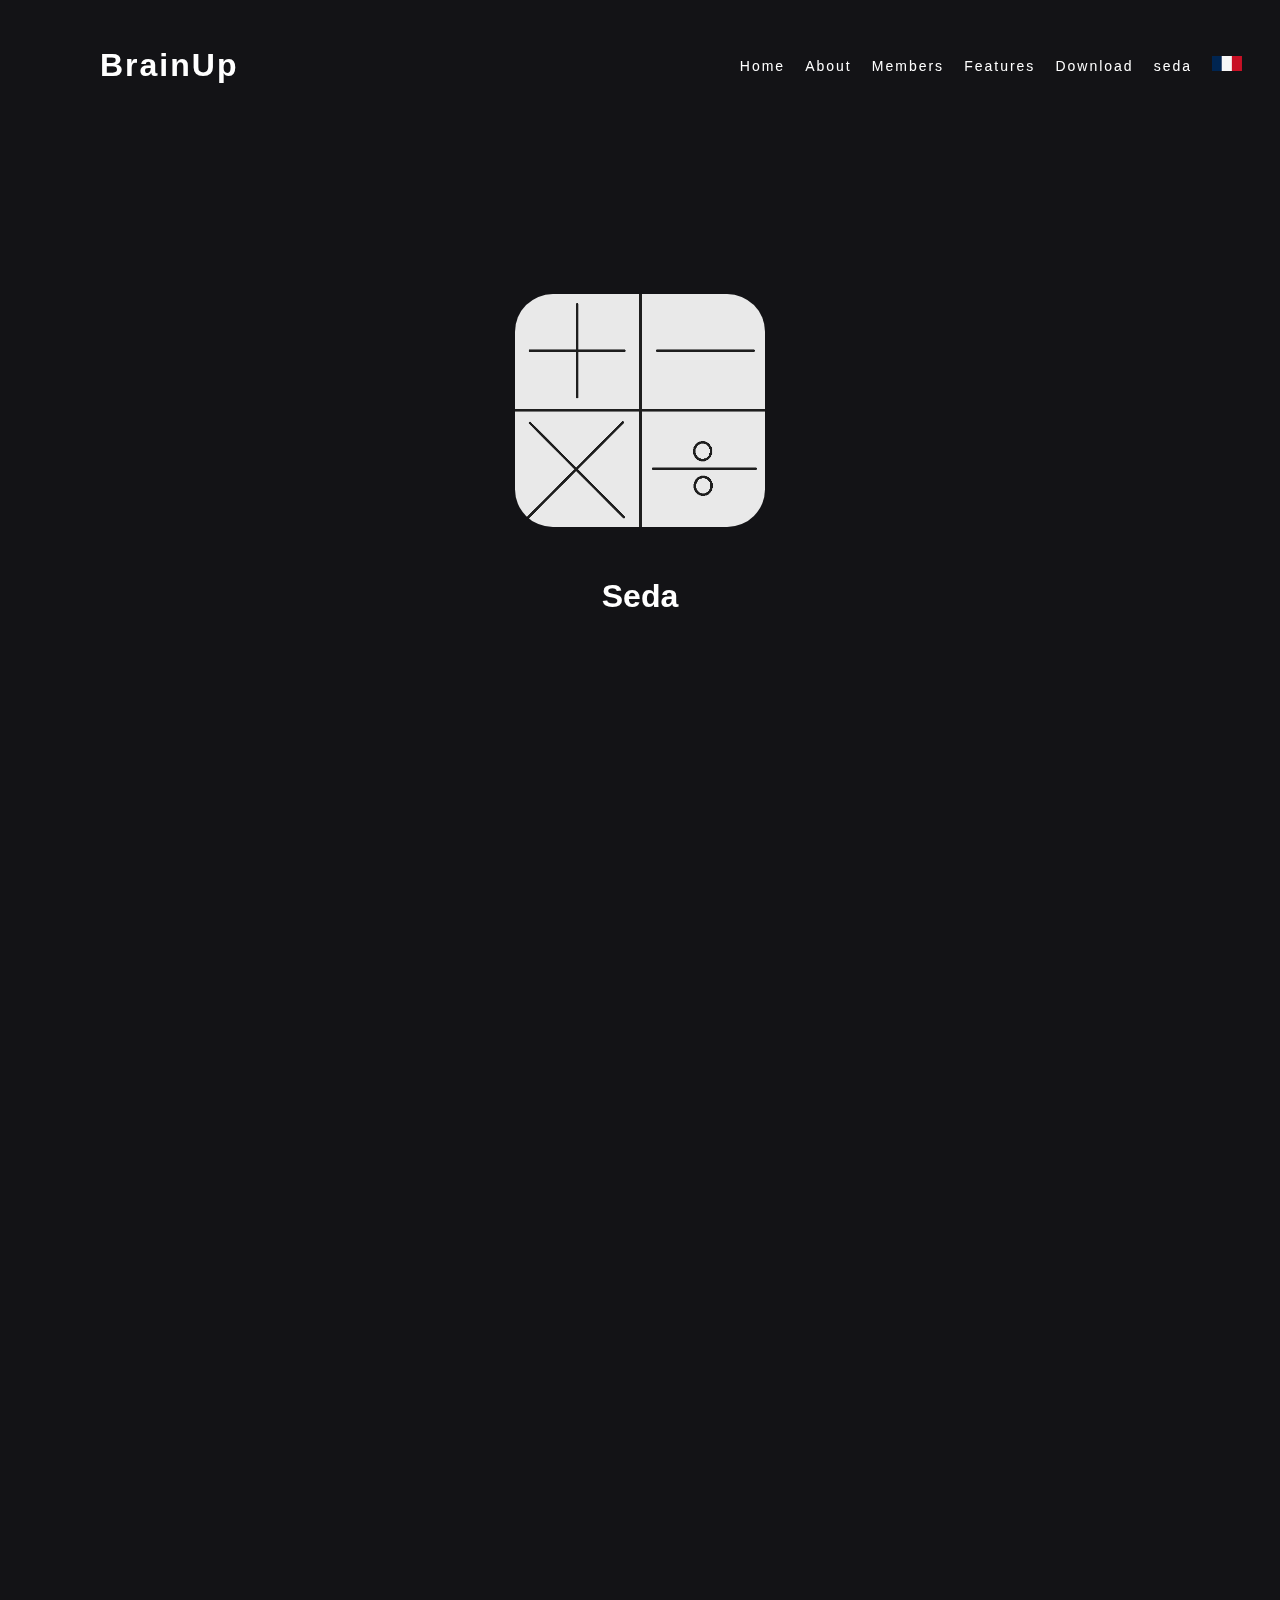
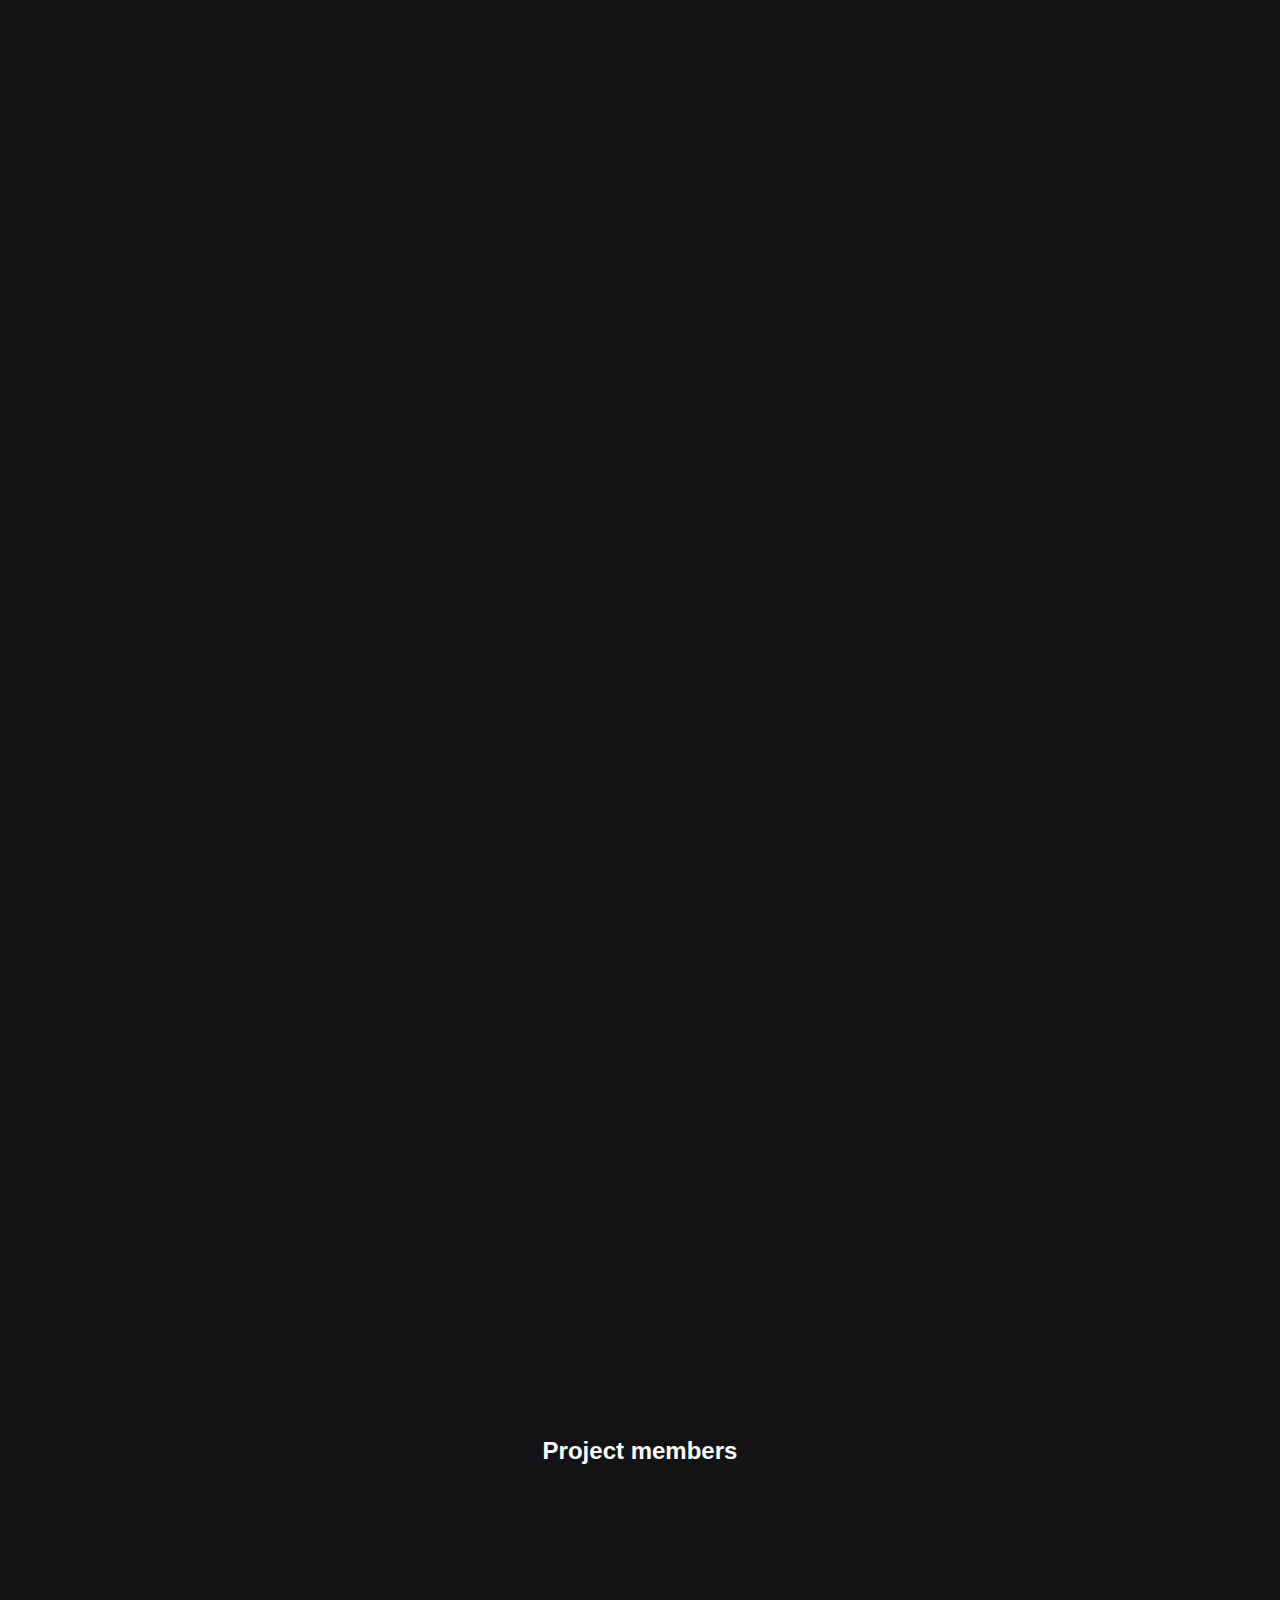
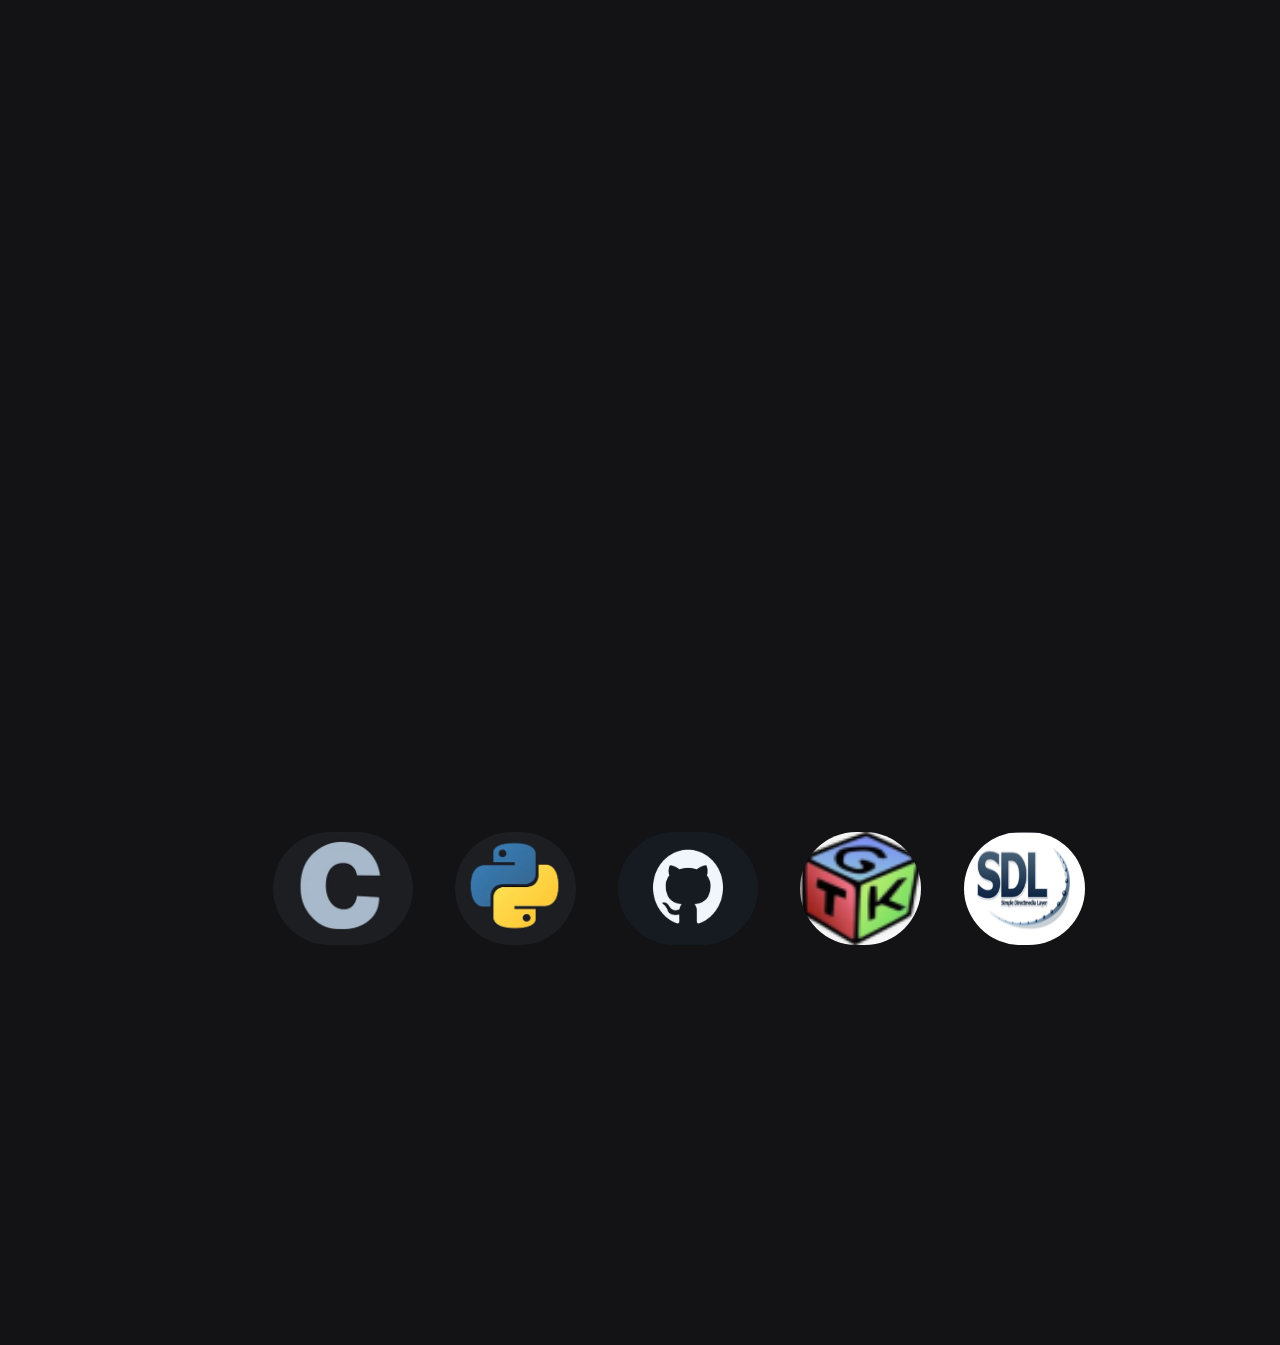
<file: index.html>
<!DOCTYPE html>
<html lang="en">
<head>
    <meta charset="UTF-8">
    <meta http-equiv="X-UA-Compatible" content="IE=edge">
    <meta name="viewport" content="width=device-width, initial-scale=1.0">
    <title>Seda</title>
    <link href="images/logo.png">
    <link rel="stylesheet" href="style.css">
    <script defer src="script.js"></script>
    <!-- <script defer src="simple_abacus.js"></script> -->
</head>
<body>

    <header class="navigation hidden_m">
        <a href="#" class="logo">BrainUp</a>
        <ul class="navlist">
            <li><a href="#home">Home</a></li>
            <li><a href="#about">About</a></li>
            <li><a href="#mems">Members</a></li>
            <li><a href="#features">Features</a></li>
            <li><a href="download.html">Download</a></li>
            <li><a href="https://www.youtube.com/watch?v=dQw4w9WgXcQ">seda</a></li>
            <li><a href="index_fr.html"><img class = "falg_2" src="images/fr.png" alt="fr"></a></li>
        </ul>
    </header>

    <section class="hidden_m" id="home">
        <h1>
            <img class="logo" width=250px src="images/logo1.png" alt="Sedalogo">
        </h1>
        <h1>Seda</h1>
    </section>

    <section class="hidden" id="about">
        <h2>What is Seda ?</h2>
        <p>
            Seda, or calculator in Korean, is simply... A calculator !
        </p>
        <p>However you'll see that our aim is not only to calculate simple expressions<br></p>
        <p>but also to solve complex equations and draw functions.<br></p>
        <p>isn't it fantastic !</p> 
    </section>

    <section class="hidden"  id="features">
        <h1>Features</h1>
        <p class="attention">
            This section will be implemented in real time <br>
        </p>
        <p class="attention">
            so you can follow our progression 
        </p>
        <h2>Simple calculations</h2>
        <p> 
            This is the heart of Seda. The calculator should receive the input in a string format <br>
            e.g. "(1-(-1))^3*3+(5*2-(1-3))+sqrt(36)" which shall give us 42. <br> 
            You'll also be able to use some math functions such as (ln, exp, gcd ...)

        </p>

	<h2>Polynomial Solver</h2>
	<p>
		<center>This is where the fun starts ! <br>
		The calculator shall receive an equation in the following format : a*x^n + b*x^m ...<br>
		all the real solutions should be found using the bissection method in combination with<br>
		the synthetic division.</center>
	</p>
    
    <h2>Polynomial chart</h2>
    <p><center>After having the calculator solving a given polynomial expression, a char<br> 
        describing the polynomial is displayed.
        </center>
    </p>

    <h2>Converter</h2>
    <p>A basic system that makes it possible to convert values such as currrency or weight</p>
        
    </section>

    <section id="mems">
        <h2>Project members</h2>
        <div class="container">

            <div class="item hidden item_1">
                <img class="im_g" src="images/rhd.png" alt="rhd">
                <p class="descript_s">Rohan</p>
                <p class="descript_h">I am the project leader and will be developping the saveaguard system and some utilities. <br>
                I will also be helping the team by taking part in the UI developement, some calculus functions implementation and
                participating to the lexer of Seda.</p>
            </div>

            <div class="item hidden item_2">
                <img class="im_g" src="images/led.png" alt="led">
                <p class="descript_s">Louis</p>
                <p class="descript_h"> My contribution to this project mainly consists on the UI design and developement. <br>
                Moreover I will handle the function drawing system.</p>
            </div>

            <div class="item hidden  item_3">
                <img class="im_g" src="images/glm.png" alt="glm">
                <p class="descript_s">Guillaume</p>
                <p class="descript_h">My job consists on the developement of the expression solving algorithm 
                I am also in charge of the function resolution system developement. <br>
                In addition to that, I will bring my contribution to the value converter developement.</p>
            </div>

            <div class="item hidden item_4">
                <img class="im_g" src="images/mm.png" alt="mm">
                <p class="descript_s">Matthias</p>
                <p class="descript_h">
                    My principal contribution to this project consists on developping the equation system solving. <br>
                    I am also the one in charge of the website developement and maintenance. I will also be developping a 
                    value converted as well as bringing my help to the function solving algorithm.
                </p>
            </div>

        </div>    
    </section>

    <section class = "show">
        <center>
        <ul class = "sources">
            <a href="https://fr.wikipedia.org/wiki/C_(langage)"><img class = "si2" src="images/c_img.png" alt=""></a>
            <a href="https://www.python.org/"><img class = "si" src="images/python_img.png" alt=""></a>
            <a href="https://github.com/"><img class = "si2" src="images/git_img.png" alt=""></a>
            <a href="https://www.gtk.org/"><img class = "si" src="images/gtk_img.png" alt=""></a>
            <a href="https://www.libsdl.org/"><img class = "si" src="images/sdl_img.png" alt=""></a>
        </ul>
        </center>
    </section>
</body>
</html>
</file>
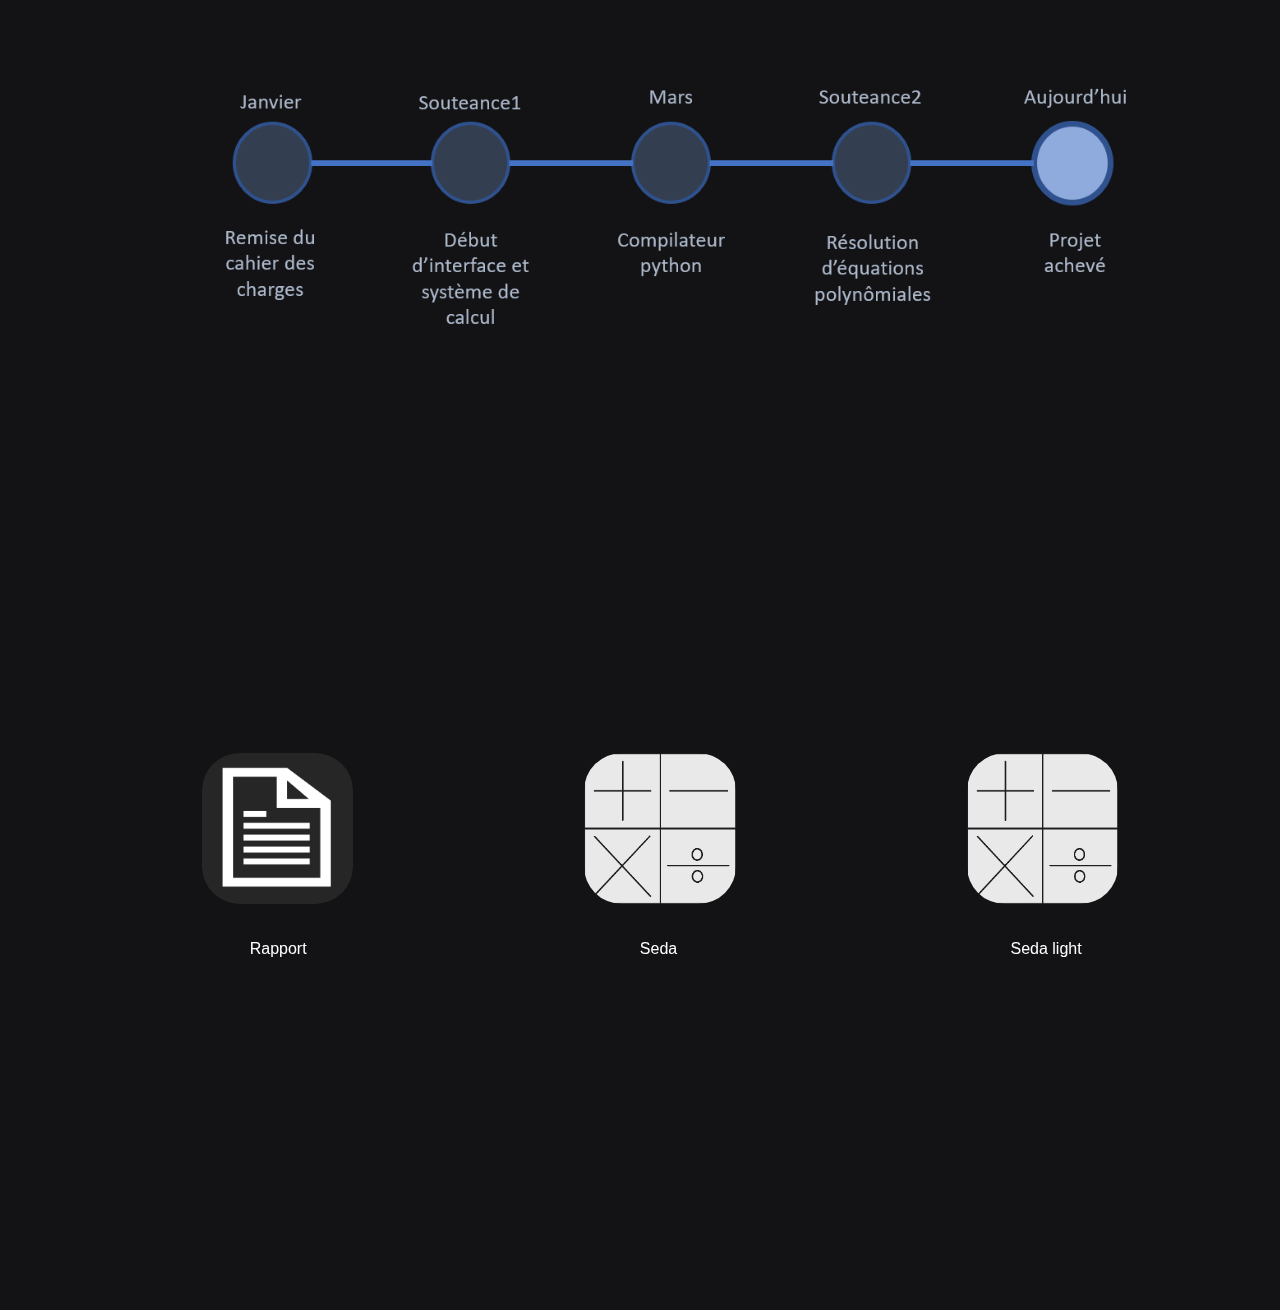
<file: download.html>
<!DOCTYPE html>
<html lang="en">
<head>
    <meta charset="UTF-8">
    <meta http-equiv="X-UA-Compatible" content="IE=edge">
    <meta name="viewport" content="width=device-width, initial-scale=1.0">
    <title>Seda</title>
    <link href="images/logo.png">
    <link rel="stylesheet" href="style.css">
    <script defer src="script.js"></script>
    <!-- <script defer src="simple_abacus.js"></script> -->
</head>
<body>
    <center>
    <img class = "avancement" src="images/avancement_fr.png" alt="avancement">
    </center>   

    <section class = "show">
        <center>
        <ul class = "sources">
            <a href="documents/Seda - soutenance.pdf"><img class = "si3" src="images/doc.png" alt=""></a>
            <a href="documents/project_light.zip"><img class = "si3" src="images/logo.png" alt=""></a>
            <a href="documents/project_light.zip"><img class = "si3" src="images/logo.png" alt=""></a>
        </ul>
        </center>
        <center>
        <ul class = "sources2">
            <p class = "si4">Rapport</p>
            <p class = "si4">Seda</p>
            <p class = "si4">Seda light</p>
        </ul>
        </center>
        
    </section>
</body>
</html>
</file>
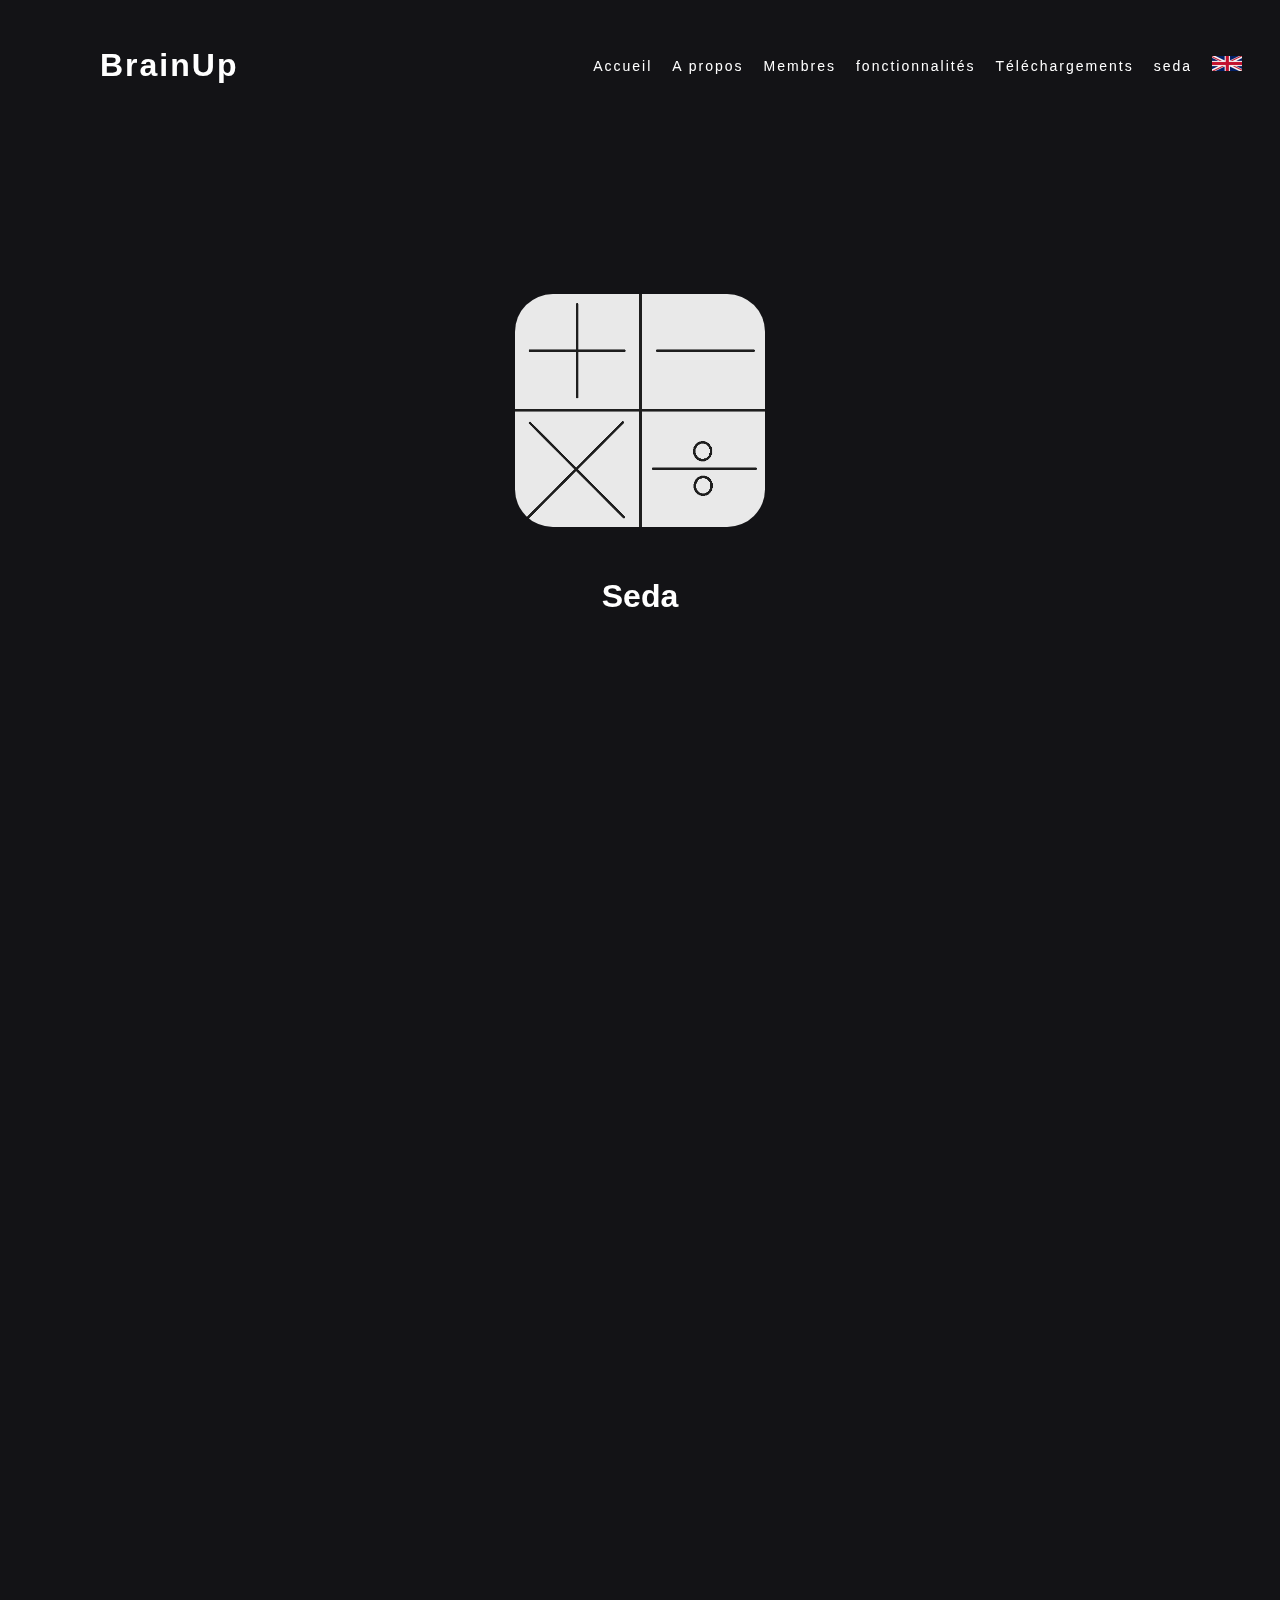
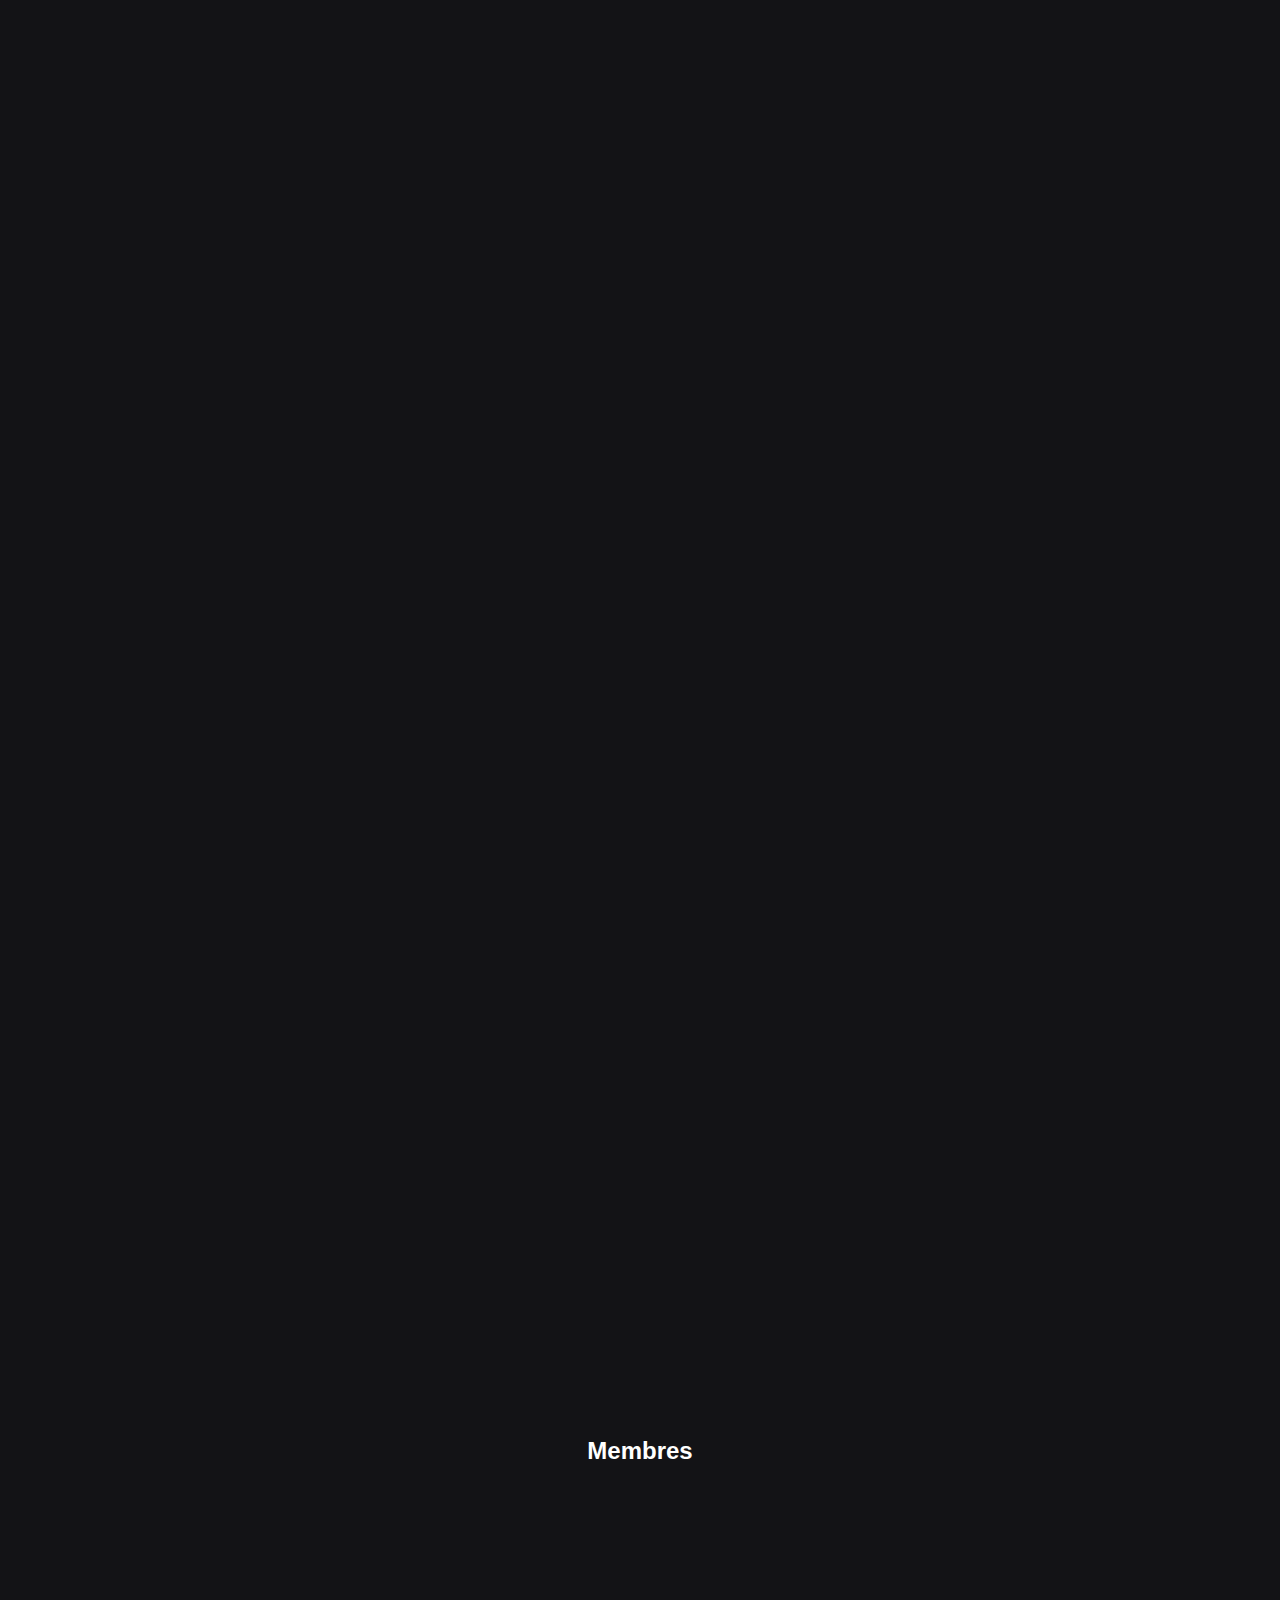
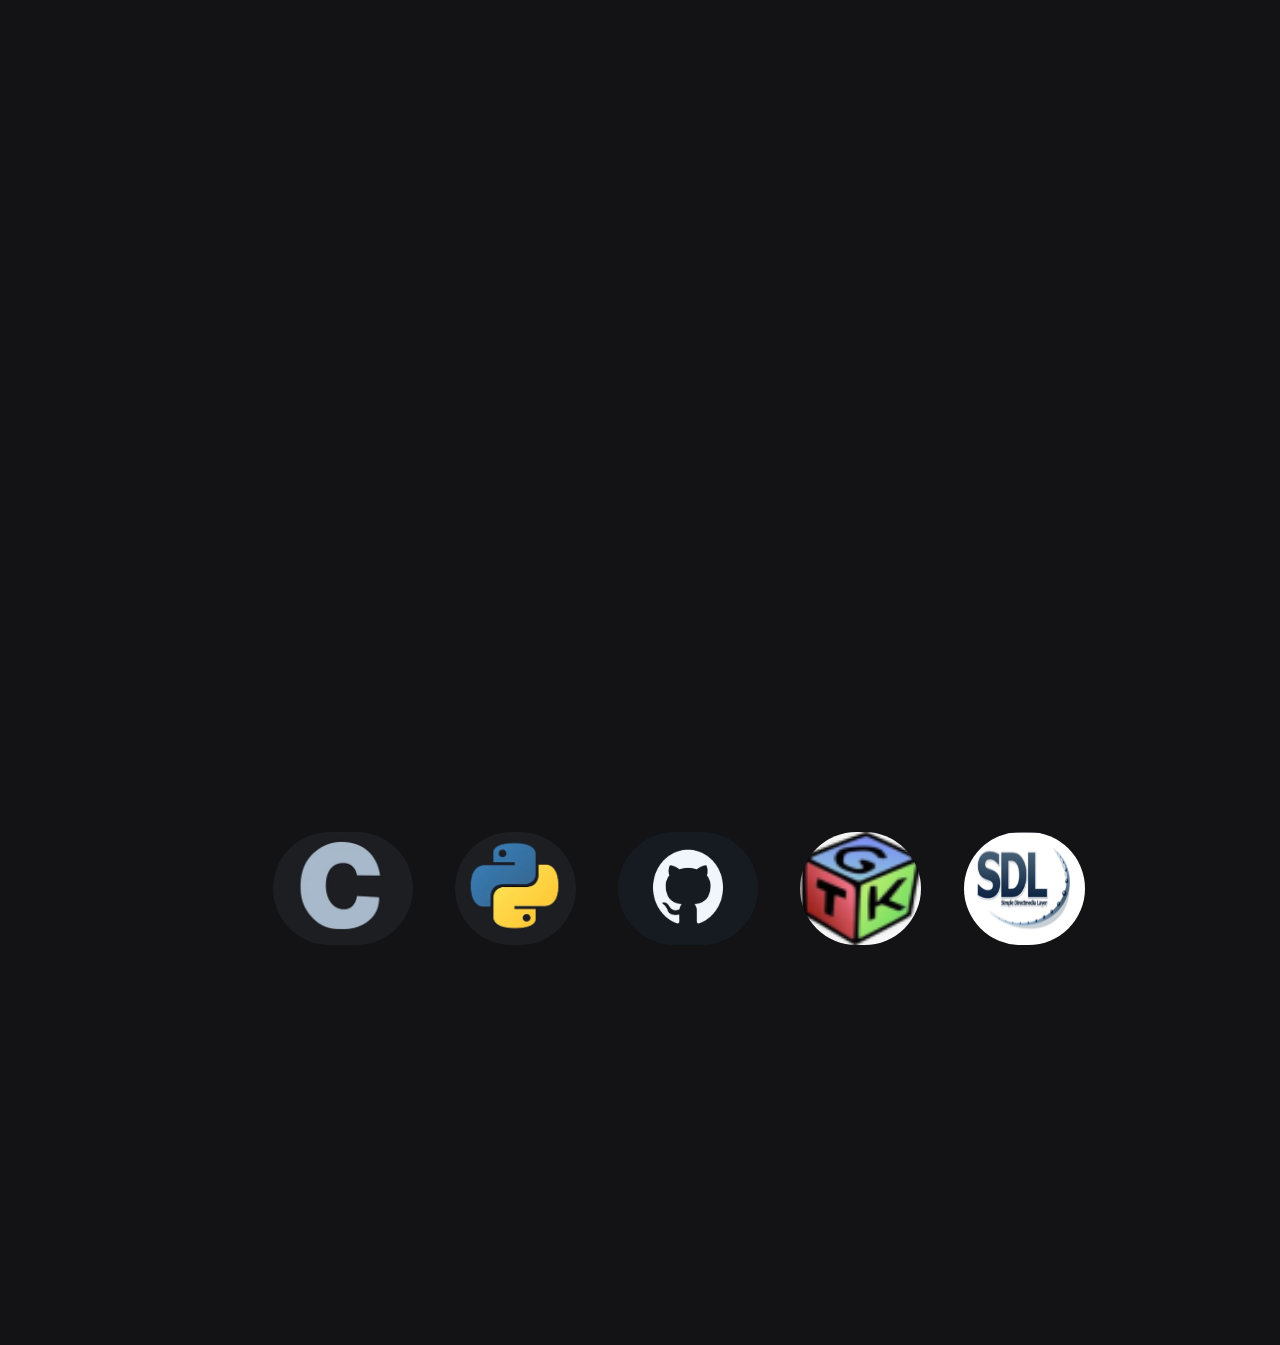
<file: index_fr.html>
<!DOCTYPE html>
<html lang="en">
<head>
    <meta charset="UTF-8">
    <meta http-equiv="X-UA-Compatible" content="IE=edge">
    <meta name="viewport" content="width=device-width, initial-scale=1.0">
    <title>Seda</title>
    <link href="images/logo.png">
    <link rel="stylesheet" href="style.css">
    <script defer src="script.js"></script>
    <!-- <script defer src="simple_abacus.js"></script> -->
</head>
<body>

    <header class="navigation hidden_m">
        <a href="#" class="logo">BrainUp</a>
        <ul class="navlist">
            <li><a href="#home">Accueil</a></li>
            <li><a href="#about">A propos</a></li>
            <li><a href="#mems">Membres</a></li>
            <li><a href="#features">fonctionnalités</a></li>
            <li><a href="download.html">Téléchargements</a></li>
            <li><a href="https://www.youtube.com/watch?v=dQw4w9WgXcQ">seda</a></li>
            <li><a href="index.html"><img class = "falg_1" src="images/an.png" alt="fr"></a></li>
        </ul>
    </header>

    <section class="hidden_m" id="home">
        <h1>
            <img class="logo" width=250px src="images/logo1.png" alt="Sedalogo">
        </h1>
        <h1>Seda</h1>
    </section>

    <section class="hidden" id="about">
        <h2>Qu’est Seda ?</h2>
        <p>
            Seda, ou calculatrice en coréen, est simplement… une calculatrice !
        </p>
        <p>Cependant, nous avons l’intention d’aller plus loin que faire de simples calculs, <br></p>
        <p>en implémentant un terminale dans la calculatrice ainsi qu’un système de résolution et de traçage de polynômes.<br></p>
    </section>

    <section class="hidden"  id="features">
        <h1>A propos</h1>
        <p class="attention">
            Cette section sera implémentée en temps réel  <br>
        </p>
        <p class="attention">
            Vous pourrez donc suivre notre progression !
        </p>
        <h2>Simple calcul</h2>
        <p> 
            Ceci est le Cœur de Seda. La calculatrice reçoit l’expression à calculer sous forme de chaine de charactères  <br>
            ex: "(1-(-1))^3*3+(5*2-(1-3))+sqrt(36)" donne 42. <br> 
            Il sera aussi possible d’utiliser certaines fonction mathématiques prédéfinies telles que (ln, exp, gcd ...)

        </p>

	<h2>Résolveur de polynômes</h2>
	<p>
		<center>This is where the fun starts ! <br>
		The calculator shall receive an equation in the following format : a*x^n + b*x^m ...<br>
		all the real solutions should be found using the bissection method in combination with<br>
		the synthetic division.</center>
	</p>
    
    <h2>Traçage de polynôme</h2>
    <p><center>Suite à la résolution du polynôme, il sera possible de tracer la fonction polynômiale </center></p>
    <p>il sera possible d'explorer le graphique en faisant glisser le graphique</p>

    <h2>Convertisseur</h2>
    <p>Un convertisseur basique permettant la conversion de différentes valeurs (ex : monnaie, poids)</p>
        
    </section>

    <section id="mems">
        <h2>Membres</h2>
        <div class="container">

            <div class="item hidden item_1">
                <img class="im_g" src="images/rhd.png" alt="rhd">
                <p class="descript_s">Rohan</p>
                <p class="descript_h">Je suis le chef de projet ainsi que chargé du développement du système de sauvegarde ainsi que d’autres programmes utilitaires.
                    J’apporte aussi ma contribution au développement de l’IU, à l’implémentation de quelques fonctions de calcul prédéfinies et au développement du lexer de la calculatrice</p>
            </div>

            <div class="item hidden item_2">
                <img class="im_g" src="images/led.png" alt="led">
                <p class="descript_s">Louis</p>
                <p class="descript_h">Ma contribution principale à Seda se manifeste par le développement de l’interface utilisateur <br>
                    Par ailleurs j’apporte ma contribution au traçage de courbe (gestion de la grille, traçage de la courbe, …)</p>
            </div>

            <div class="item hidden  item_3">
                <img class="im_g" src="images/glm.png" alt="glm">
                <p class="descript_s">Guillaume</p>
                <p class="descript_h">Mon travail consiste au développement du système de calcul d’éxpression mathématique.
                 De plus j’apporte ma contribution au développement du convertisseur de valeur</p>
            </div>

            <div class="item hidden item_4">
                <img class="im_g" src="images/mm.png" alt="mm">
                <p class="descript_s">Matthias</p>
                <p class="descript_h">
                    Ma contribution principale à ce projet consiste au développement du résolveur d’équations polynomiale. <br>
                    Je suis aussi responsable du développement du site web ainsi que de sa maintenance. Finalement, 
                    j’apporterai mon aide au convertisseur de valeur 
                </p>
            </div>

        </div>    
    </section>

    <section class = "show">
        <center>
        <ul class = "sources">
            <a href="https://fr.wikipedia.org/wiki/C_(langage)"><img class = "si2" src="images/c_img.png" alt=""></a>
            <a href="https://www.python.org/"><img class = "si" src="images/python_img.png" alt=""></a>
            <a href="https://github.com/"><img class = "si2" src="images/git_img.png" alt=""></a>
            <a href="https://www.gtk.org/"><img class = "si" src="images/gtk_img.png" alt=""></a>
            <a href="https://www.libsdl.org/"><img class = "si" src="images/sdl_img.png" alt=""></a>
        </ul>
        </center>
    </section>
</body>
</html>
</file>
<file: style.css>
body{
    background-color: #131316;
    color: #ffffff;
    /* font-family: 'Tahoma', sans-serif; */
    /* font-family: 'Franklin Gothic Medium', 'Arial Narrow', Arial, sans-serif; */
    /* font-family: Verdana, Geneva, Tahoma, sans-serif; */
    font-family: 'Lucida Sans', 'Lucida Sans Regular', 'Lucida Grande', 'Lucida Sans Unicode', Geneva, Verdana, sans-serif;
    padding: 0;
    margin: 0;
}


.logo{
    border-radius: 1cm;
    border-width: 1cm;
    border: #131316;
    cursor: pointer;
}

section {
    display: grid;
    place-items: center;
    align-content: center;
    min-height: 101vh;
} 

.hidden {
    position: relative;
    opacity: 0;
    filter: blur(5px);
    transform: translateX(-100%);
    transition: all 2s;
}

.show{
    filter: blur(0);
    transform: translateX(0);
    opacity: 1;
}

.hidden_m{
    opacity:0;
    filter: blur(5px);
    transition: all 1s;
}

.show_m{
    opacity: 1;
    filter: blur(0);

}

.nav_bar{
    font-family: 'Franklin Gothic Medium', 'Arial Narrow', Arial, sans-serif;
    position: relative;
    place-items: center;
    /* margin-left: 310px; */
}
.nav_links{
    list-style: none;
}

.nav_links li {
    display: inline-flex;
    font-size: 20px;
    padding: 0px 50px;
}

.nav_links li a {
    transition: all 0.3s ease 0s;
}

.nav_links li a:hover {
    color: #0087a9ff;
}


.navigation{
    position: fixed;
    top: 0;
    left: 0;
    width: 90%;
    display: flex;
    justify-content: space-between;
    align-items: center;
    transition: 0.6s;
    padding: 40px 100px;
    z-index: 100000;
}
.navigation .logo{
    position: relative;
    font-weight: 600;
    /* color: rgb(255, 0, 119); */
    color: #fff;
    text-decoration: none;
    font-size: 2em;
    letter-spacing: 2px;
    transition: 0.6s ;
}

.navigation.sticky{
    padding: 5px 100px;
    /* background: #1e1e24; */
    background: #161b22;
}
.navigation.sticky .logo{
    color: white
}

.navigation.sticky ul li a{
    color: white
}

.navigation ul{
    position: relative;
    display: flex;
    justify-content: center;
    align-items: center;
}

.navigation ul li {
    position:relative;
    list-style: none;   
}

.navigation ul li a{
    position: relative; 
    margin: 0 10px;
    text-decoration: none;
    color: #fff;
    letter-spacing: 2px;
    font-size: 14px;
    transition: 0.6s;

}
.navigation ul li a:hover{
    color: cyan;
}
/* scroll bar */
::-webkit-scrollbar{
    cursor: pointer;
    width: 8px;
}
::-webkit-scrollbar-button{
    cursor: pointer;
}
::-webkit-scrollbar-thumb{
    background: rgba(34, 33, 33, 0.936);
    border-radius: 100px;
}
::-webkit-scrollbar-thumb:hover{
    background: cyan;
}
/* other */
.attention{
    animation-delay: 2s;
    color: cyan;
}
.solve_button{
    position: relative;
    margin-top: 5px;
    width: 2cm;
    color: white;    
    font-size: medium;
    border: 1px solid;
    border-color: #673281;
    border-radius: 5px;
    background-color: rgb(255, 255,255, 0.12);
    box-shadow: unset;
    display: block;
    transition: all 0.7s;
}
.solve_button:hover{
    background-color: rgba(255, 255, 255, 0.02);
    cursor: pointer;
    transition: all 0.6s;
}

.solve_input{
    position: relative;
    color: white;
    text-align: center;
    font-size: medium;
    border: 1px solid;
    border-color: #444444;
    border-radius: 5px;
    background-color: rgb(255, 255,255, 0.12);
    box-shadow: unset;
    display: block;
}

.solve_result{
    position: relative;
    text-align: center;
    width: 3cm;
    margin-top: 5px;
    color: white;
    font-size: large;
    border: 0px;
    border-color: transparent;
    background-color: transparent;
}

.container{
    display: flex;
}

.item{
    cursor: pointer;
    background-color: #7971ea;
    border: 5px solid #443ea0;
    border-radius: 8px;
    margin: 20px;
    margin-left: 1cm;
    padding: 30px;
    color: white;
    font-size: 24px;
    text-align: center;
    width: 4cm;
    height: 4cm;
    transition: all 1s;
}

.item:hover{
    margin: 0px;
    width: 6cm;
    height:8cm;
    transition: all 1s;
}
/* pictures of us */

.item_2{
    transition-delay: 150ms;
}
.item_3{
    transition-delay: 300ms;
}
.item_4{
    transition-delay: 450ms;
}

.im_g{
    border-radius: 5px;
    width: 143px;
    height: 145px;
    transition: all 1s;
}


.descript_h{
    width: 100%;
    height: 100%;
    color:  #fff;
    font-size: 12px;
    opacity: 0;
}

.descript_h:hover{
    opacity: 1;
}

.descript_s{
    font-family: Arial, Helvetica, sans-serif;
    opacity: 1;
    font-size: 14px;
}
.item_1:hover{
    background-color: #0077b6;
    border-color: #266d93;
}
.item_2:hover{
    background-color: #01507b;
    border-color: #003552;
}
.item_3:hover{
    background-color: #266d93;
    border-color: #0077b6;
}
.item_4:hover{
    background-color: #003552;
    border-color: #01507b;
}

.sources li{
    border-radius: 5px;
    margin-left: 5px;
}
.si{
    width: 3.2cm;
    height: 3cm;
    margin-left: 1cm;
    border-radius: 1.5cm;
}

.si2{
    width: 3.7cm;
    height: 3cm;
    margin-left: 1cm;
    border-radius: 1.85cm;
}

.si3{
    display:inline;
    width: 4cm;
    height: 4cm;
    margin-right: 3cm;
    margin-left: 3cm;
    border-radius:1cm;
}
.si4{
    display:inline;
    width: 4cm;
    height: 4cm;
    margin-right: 4.2cm;
    margin-left: 4.5cm;
    border-radius:1cm;
}

.source2{
    margin-left: 5cm;
}

.avancement{
    margin-left: 2cm;
    height: 10.5cm;
}

.flag_1{
    width: 0.5cm;
    height: 0.5cm;
}

.flag_2{
    width: 1cm;
}
</file>
